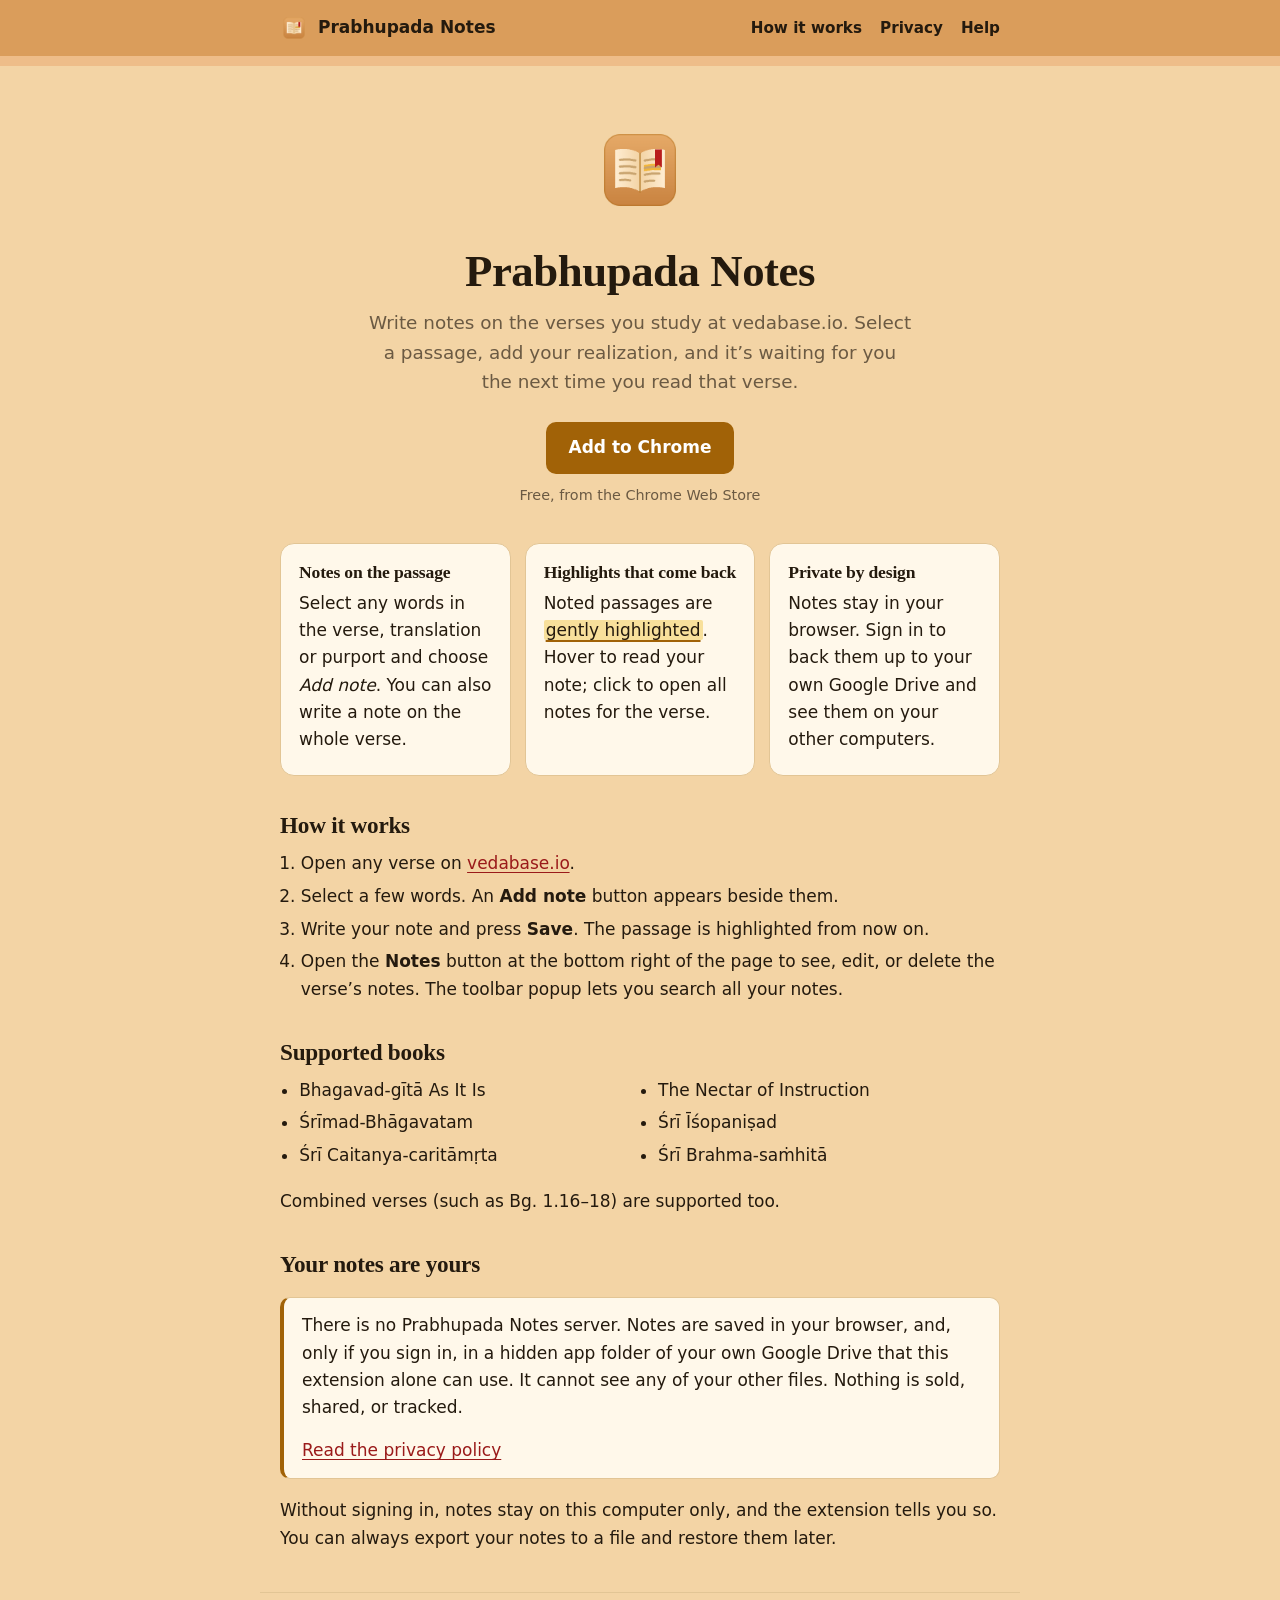
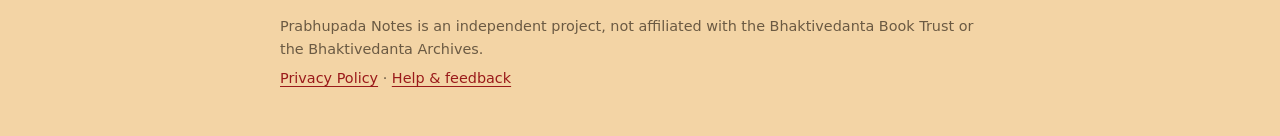
<file: index.html>
<!doctype html>
<html lang="en">
<head>
  <meta charset="utf-8">
  <meta name="viewport" content="width=device-width, initial-scale=1">
  <title>Prabhupada Notes: notes on the verses you read at vedabase.io</title>
  <meta name="description" content="A free Chrome extension for writing notes on Bhagavad-gītā, Śrīmad-Bhāgavatam and other books at vedabase.io. Your notes stay in your browser and, if you choose, your own Google Drive.">
  <link rel="icon" href="icon-32.png">
  <link rel="stylesheet" href="style.css">
</head>
<body>
  <header class="site-head">
    <div class="wrap">
      <a class="brand" href="./" aria-current="page"><img src="icon-128.png" alt=""> Prabhupada Notes</a>
      <nav><a href="#how">How it works</a><a href="privacy.html">Privacy</a><a href="help.html">Help</a></nav>
    </div>
  </header>
  <div class="band"></div>

  <main class="wrap">
    <section class="hero">
      <img src="icon-128.png" alt="">
      <h1>Prabhupada Notes</h1>
      <p class="lede">Write notes on the verses you study at vedabase.io. Select a passage, add your realization, and it’s waiting for you the next time you read that verse.</p>
      <a class="cta" href="https://chromewebstore.google.com/detail/prabhupada-notes/ogjfhnkcffajjionpepmojhihnfjhdjc">Add to Chrome</a>
      <span class="cta-note">Free, from the Chrome Web Store</span>
    </section>

    <section class="cards" aria-label="Features">
      <div class="card">
        <h3>Notes on the passage</h3>
        <p>Select any words in the verse, translation or purport and choose <em>Add note</em>. You can also write a note on the whole verse.</p>
      </div>
      <div class="card">
        <h3>Highlights that come back</h3>
        <p>Noted passages are <mark>gently highlighted</mark>. Hover to read your note; click to open all notes for the verse.</p>
      </div>
      <div class="card">
        <h3>Private by design</h3>
        <p>Notes stay in your browser. Sign in to back them up to your own Google Drive and see them on your other computers.</p>
      </div>
    </section>

    <h2 id="how">How it works</h2>
    <ol class="steps">
      <li>Open any verse on <a href="https://vedabase.io/en/library/bg/">vedabase.io</a>.</li>
      <li>Select a few words. An <strong>Add note</strong> button appears beside them.</li>
      <li>Write your note and press <strong>Save</strong>. The passage is highlighted from now on.</li>
      <li>Open the <strong>Notes</strong> button at the bottom right of the page to see, edit, or delete the verse’s notes. The toolbar popup lets you search all your notes.</li>
    </ol>

    <h2>Supported books</h2>
    <ul class="books">
      <li>Bhagavad-gītā As It Is</li>
      <li>Śrīmad-Bhāgavatam</li>
      <li>Śrī Caitanya-caritāmṛta</li>
      <li>The Nectar of Instruction</li>
      <li>Śrī Īśopaniṣad</li>
      <li>Śrī Brahma-saṁhitā</li>
    </ul>
    <p>Combined verses (such as Bg. 1.16–18) are supported too.</p>

    <h2>Your notes are yours</h2>
    <div class="callout">
      <p>There is no Prabhupada Notes server. Notes are saved in your browser, and, only if you sign in, in a hidden app folder of your own Google Drive that this extension alone can use. It cannot see any of your other files. Nothing is sold, shared, or tracked.</p>
      <p><a href="privacy.html">Read the privacy policy</a></p>
    </div>
    <p>Without signing in, notes stay on this computer only, and the extension tells you so. You can always export your notes to a file and restore them later.</p>
  </main>

  <footer class="wrap site-foot">
    <p>Prabhupada Notes is an independent project, not affiliated with the Bhaktivedanta Book Trust or the Bhaktivedanta Archives.</p>
    <p><a href="privacy.html">Privacy Policy</a> · <a href="help.html">Help &amp; feedback</a></p>
  </footer>
</body>
</html>
</file>
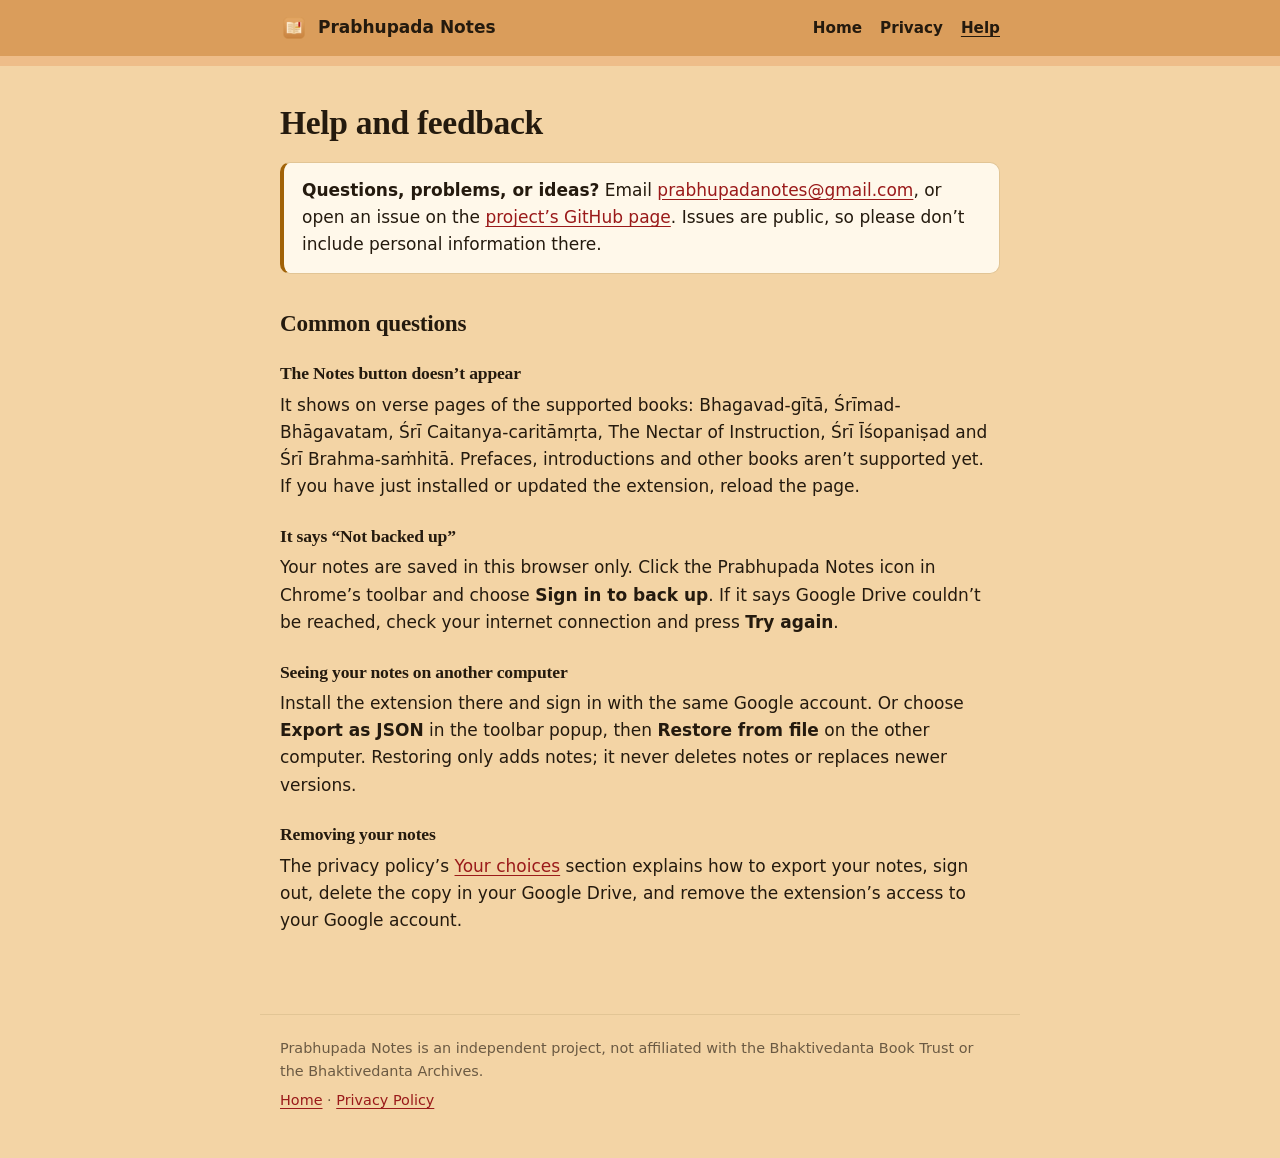
<file: help.html>
<!doctype html>
<html lang="en">
<head>
  <meta charset="utf-8">
  <meta name="viewport" content="width=device-width, initial-scale=1">
  <title>Help · Prabhupada Notes</title>
  <meta name="description" content="Help with Prabhupada Notes, answers to common questions, and how to get in touch.">
  <link rel="icon" href="icon-32.png">
  <link rel="stylesheet" href="style.css">
</head>
<body>
  <header class="site-head">
    <div class="wrap">
      <a class="brand" href="./"><img src="icon-128.png" alt=""> Prabhupada Notes</a>
      <nav><a href="./">Home</a><a href="privacy.html">Privacy</a><a href="help.html" aria-current="page">Help</a></nav>
    </div>
  </header>
  <div class="band"></div>

  <main class="wrap doc">
    <h1>Help and feedback</h1>

    <div class="callout">
      <p><strong>Questions, problems, or ideas?</strong> Email <a href="mailto:prabhupadanotes@gmail.com">prabhupadanotes@gmail.com</a>, or open an issue on the <a href="https://github.com/dev-notes-1896/prabhupada-notes/issues">project’s GitHub page</a>. Issues are public, so please don’t include personal information there.</p>
    </div>

    <h2>Common questions</h2>

    <h3>The Notes button doesn’t appear</h3>
    <p>It shows on verse pages of the supported books: Bhagavad-gītā, Śrīmad-Bhāgavatam, Śrī Caitanya-caritāmṛta, The Nectar of Instruction, Śrī Īśopaniṣad and Śrī Brahma-saṁhitā. Prefaces, introductions and other books aren’t supported yet. If you have just installed or updated the extension, reload the page.</p>

    <h3>It says “Not backed up”</h3>
    <p>Your notes are saved in this browser only. Click the Prabhupada Notes icon in Chrome’s toolbar and choose <strong>Sign in to back up</strong>. If it says Google Drive couldn’t be reached, check your internet connection and press <strong>Try again</strong>.</p>

    <h3>Seeing your notes on another computer</h3>
    <p>Install the extension there and sign in with the same Google account. Or choose <strong>Export as JSON</strong> in the toolbar popup, then <strong>Restore from file</strong> on the other computer. Restoring only adds notes; it never deletes notes or replaces newer versions.</p>

    <h3>Removing your notes</h3>
    <p>The privacy policy’s <a href="privacy.html#choices">Your choices</a> section explains how to export your notes, sign out, delete the copy in your Google Drive, and remove the extension’s access to your Google account.</p>
  </main>

  <footer class="wrap site-foot">
    <p>Prabhupada Notes is an independent project, not affiliated with the Bhaktivedanta Book Trust or the Bhaktivedanta Archives.</p>
    <p><a href="./">Home</a> · <a href="privacy.html">Privacy Policy</a></p>
  </footer>
</body>
</html>
</file>
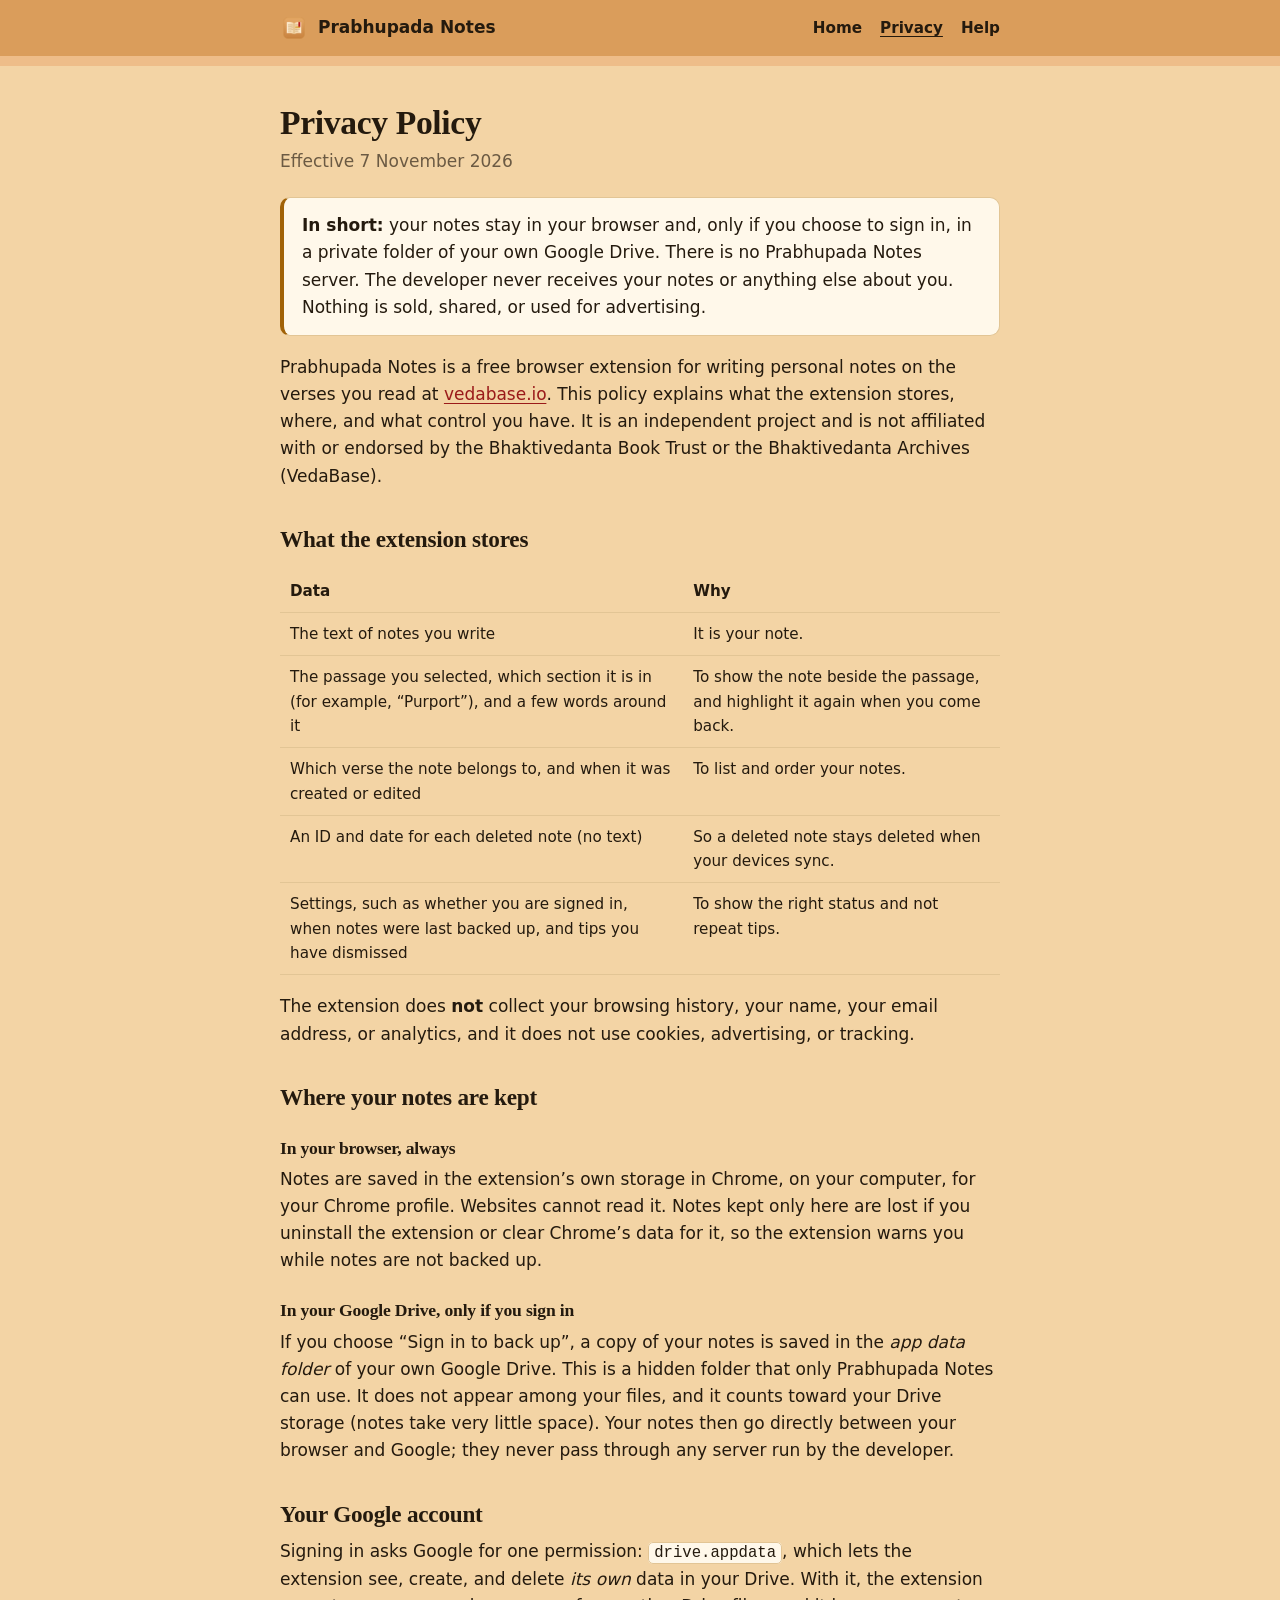
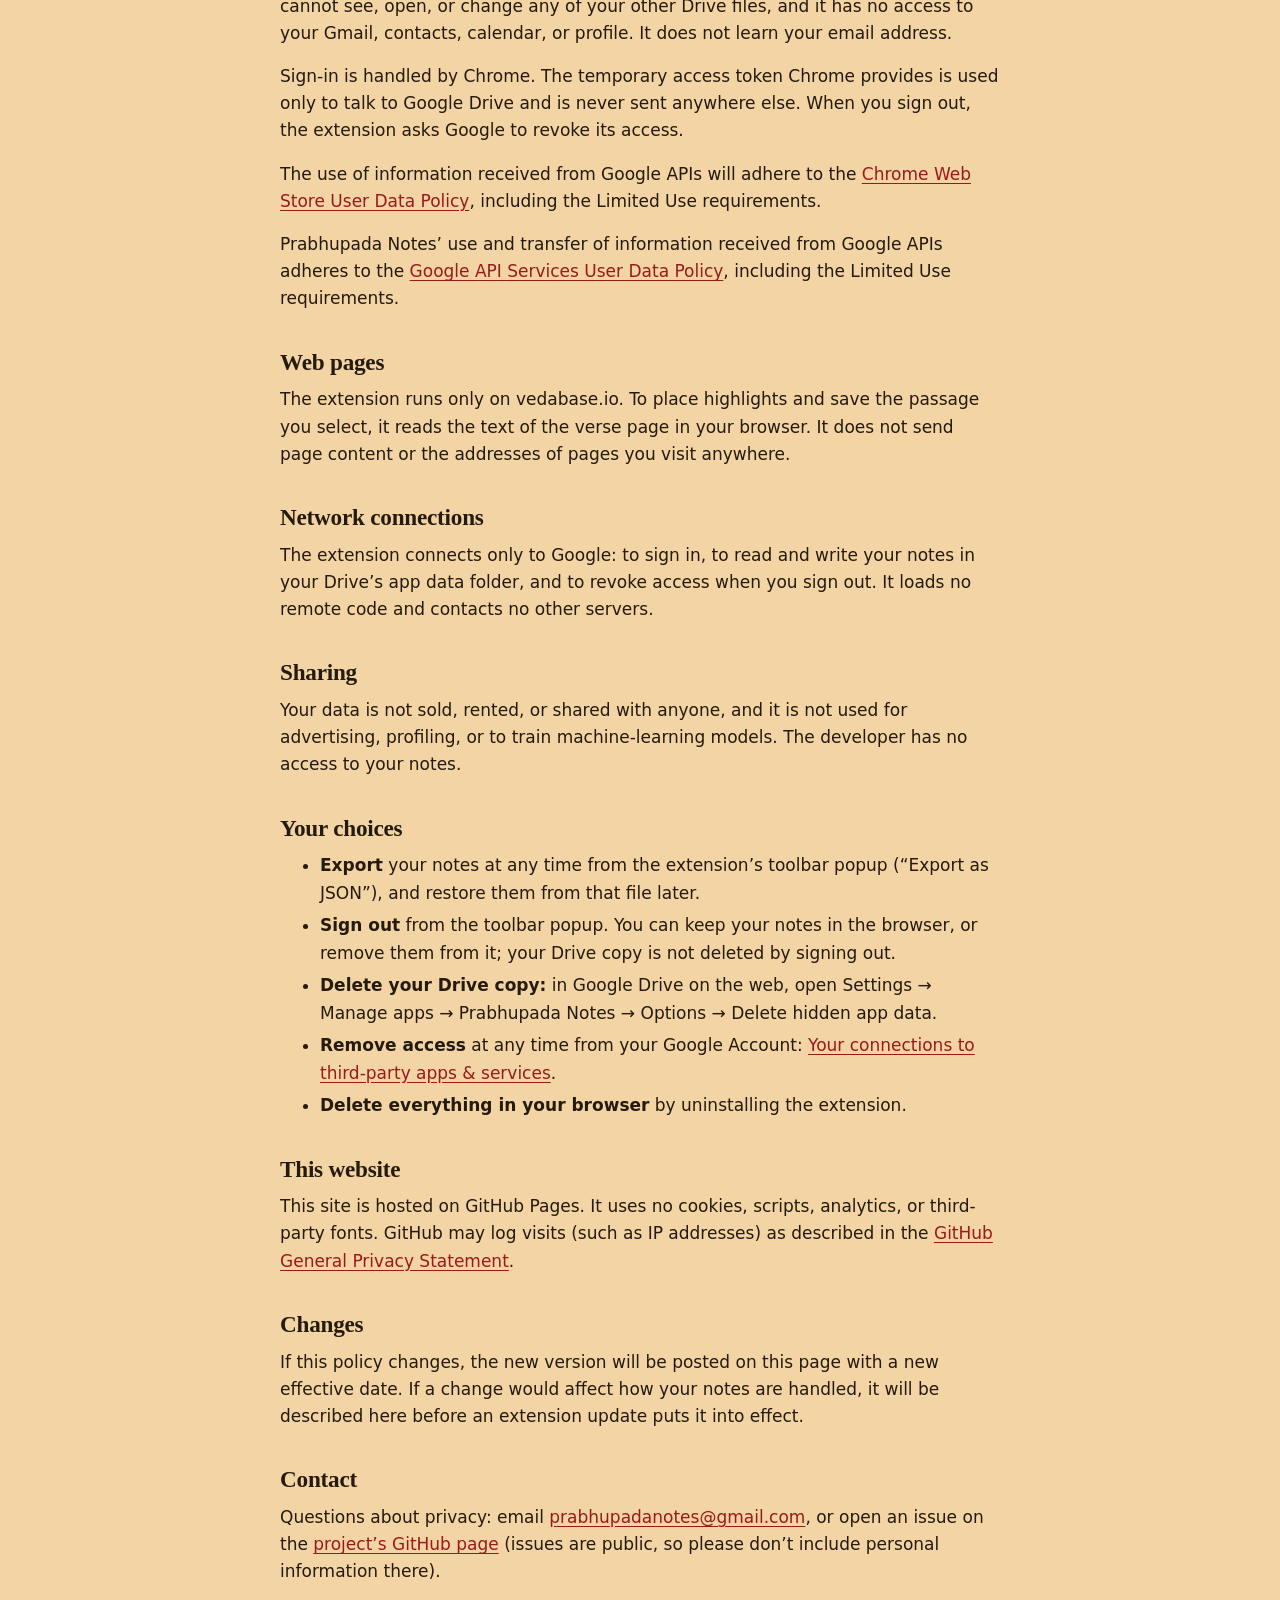
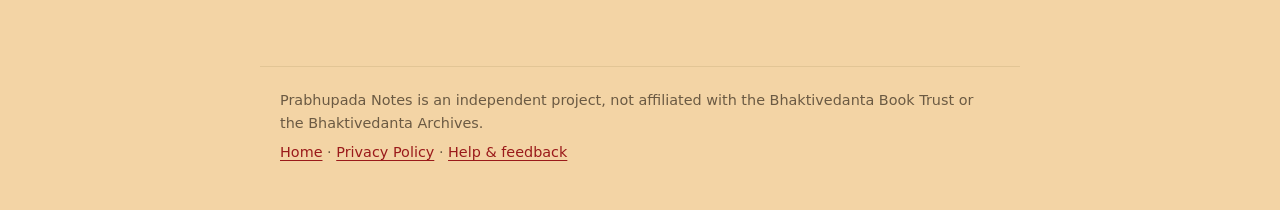
<file: privacy.html>
<!doctype html>
<html lang="en">
<head>
  <meta charset="utf-8">
  <meta name="viewport" content="width=device-width, initial-scale=1">
  <title>Privacy Policy · Prabhupada Notes</title>
  <meta name="description" content="How Prabhupada Notes handles your data: notes stay in your browser and, if you sign in, a private folder in your own Google Drive.">
  <link rel="icon" href="icon-32.png">
  <link rel="stylesheet" href="style.css">
</head>
<body>
  <header class="site-head">
    <div class="wrap">
      <a class="brand" href="./"><img src="icon-128.png" alt=""> Prabhupada Notes</a>
      <nav><a href="./">Home</a><a href="privacy.html" aria-current="page">Privacy</a><a href="help.html">Help</a></nav>
    </div>
  </header>
  <div class="band"></div>

  <main class="wrap doc">
    <h1>Privacy Policy</h1>
    <p class="updated">Effective 7 November 2026</p>

    <div class="callout">
      <p><strong>In short:</strong> your notes stay in your browser and, only if you choose to sign in, in a private folder of your own Google Drive. There is no Prabhupada Notes server. The developer never receives your notes or anything else about you. Nothing is sold, shared, or used for advertising.</p>
    </div>

    <p>Prabhupada Notes is a free browser extension for writing personal notes on the verses you read at <a href="https://vedabase.io">vedabase.io</a>. This policy explains what the extension stores, where, and what control you have. It is an independent project and is not affiliated with or endorsed by the Bhaktivedanta Book Trust or the Bhaktivedanta Archives (VedaBase).</p>

    <h2>What the extension stores</h2>
    <div class="table-scroll">
      <table>
        <tr><th>Data</th><th>Why</th></tr>
        <tr><td>The text of notes you write</td><td>It is your note.</td></tr>
        <tr><td>The passage you selected, which section it is in (for example, “Purport”), and a few words around it</td><td>To show the note beside the passage, and highlight it again when you come back.</td></tr>
        <tr><td>Which verse the note belongs to, and when it was created or edited</td><td>To list and order your notes.</td></tr>
        <tr><td>An ID and date for each deleted note (no text)</td><td>So a deleted note stays deleted when your devices sync.</td></tr>
        <tr><td>Settings, such as whether you are signed in, when notes were last backed up, and tips you have dismissed</td><td>To show the right status and not repeat tips.</td></tr>
      </table>
    </div>
    <p>The extension does <strong>not</strong> collect your browsing history, your name, your email address, or analytics, and it does not use cookies, advertising, or tracking.</p>

    <h2>Where your notes are kept</h2>
    <h3>In your browser, always</h3>
    <p>Notes are saved in the extension’s own storage in Chrome, on your computer, for your Chrome profile. Websites cannot read it. Notes kept only here are lost if you uninstall the extension or clear Chrome’s data for it, so the extension warns you while notes are not backed up.</p>
    <h3>In your Google Drive, only if you sign in</h3>
    <p>If you choose “Sign in to back up”, a copy of your notes is saved in the <em>app data folder</em> of your own Google Drive. This is a hidden folder that only Prabhupada Notes can use. It does not appear among your files, and it counts toward your Drive storage (notes take very little space). Your notes then go directly between your browser and Google; they never pass through any server run by the developer.</p>

    <h2>Your Google account</h2>
    <p>Signing in asks Google for one permission: <code>drive.appdata</code>, which lets the extension see, create, and delete <em>its own</em> data in your Drive. With it, the extension cannot see, open, or change any of your other Drive files, and it has no access to your Gmail, contacts, calendar, or profile. It does not learn your email address.</p>
    <p>Sign-in is handled by Chrome. The temporary access token Chrome provides is used only to talk to Google Drive and is never sent anywhere else. When you sign out, the extension asks Google to revoke its access.</p>
    <p>The use of information received from Google APIs will adhere to the <a href="https://developer.chrome.com/docs/webstore/program-policies/policies">Chrome Web Store User Data Policy</a>, including the Limited Use requirements.</p>
    <p>Prabhupada Notes’ use and transfer of information received from Google APIs adheres to the <a href="https://developers.google.com/terms/api-services-user-data-policy">Google API Services User Data Policy</a>, including the Limited Use requirements.</p>

    <h2>Web pages</h2>
    <p>The extension runs only on vedabase.io. To place highlights and save the passage you select, it reads the text of the verse page in your browser. It does not send page content or the addresses of pages you visit anywhere.</p>

    <h2>Network connections</h2>
    <p>The extension connects only to Google: to sign in, to read and write your notes in your Drive’s app data folder, and to revoke access when you sign out. It loads no remote code and contacts no other servers.</p>

    <h2>Sharing</h2>
    <p>Your data is not sold, rented, or shared with anyone, and it is not used for advertising, profiling, or to train machine-learning models. The developer has no access to your notes.</p>

    <h2 id="choices">Your choices</h2>
    <ul>
      <li><strong>Export</strong> your notes at any time from the extension’s toolbar popup (“Export as JSON”), and restore them from that file later.</li>
      <li><strong>Sign out</strong> from the toolbar popup. You can keep your notes in the browser, or remove them from it; your Drive copy is not deleted by signing out.</li>
      <li><strong>Delete your Drive copy:</strong> in Google Drive on the web, open Settings → Manage apps → Prabhupada Notes → Options → Delete hidden app data.</li>
      <li><strong>Remove access</strong> at any time from your Google Account: <a href="https://myaccount.google.com/connections">Your connections to third-party apps &amp; services</a>.</li>
      <li><strong>Delete everything in your browser</strong> by uninstalling the extension.</li>
    </ul>

    <h2>This website</h2>
    <p>This site is hosted on GitHub Pages. It uses no cookies, scripts, analytics, or third-party fonts. GitHub may log visits (such as IP addresses) as described in the <a href="https://docs.github.com/en/site-policy/privacy-policies/github-general-privacy-statement">GitHub General Privacy Statement</a>.</p>

    <h2>Changes</h2>
    <p>If this policy changes, the new version will be posted on this page with a new effective date. If a change would affect how your notes are handled, it will be described here before an extension update puts it into effect.</p>

    <h2>Contact</h2>
    <p>Questions about privacy: email <a href="mailto:prabhupadanotes@gmail.com">prabhupadanotes@gmail.com</a>, or open an issue on the <a href="https://github.com/dev-notes-1896/prabhupada-notes/issues">project’s GitHub page</a> (issues are public, so please don’t include personal information there).</p>
  </main>

  <footer class="wrap site-foot">
    <p>Prabhupada Notes is an independent project, not affiliated with the Bhaktivedanta Book Trust or the Bhaktivedanta Archives.</p>
    <p><a href="./">Home</a> · <a href="privacy.html">Privacy Policy</a> · <a href="help.html">Help &amp; feedback</a></p>
  </footer>
</body>
</html>
</file>
<file: style.css>
/* Prabhupada Notes site. vedabase palette; no external fonts, scripts, or trackers. */

:root {
  --page: #f3d4a5;        /* vedabase body */
  --band: #eebd89;        /* vedabase header bottom */
  --head: #da9d5b;        /* vedabase header top */
  --card: #fff8ea;
  --ink: #241a0e;
  --muted: #6b5a43;
  --rule: #e2c595;
  --accent: #a16207;      /* vedabase dark */
  --accent-ink: #ffffff;
  --link: #9a1a1a;
  --mark: rgba(234, 179, 8, 0.35);
  color-scheme: light;
}

@media (prefers-color-scheme: dark) {
  :root {
    --page: #041b0f;      /* vedabase dark theme */
    --band: #0a2a1b;
    --head: #0c4431;
    --card: #0b2418;
    --ink: #e9e3cf;
    --muted: #a9b38a;
    --rule: #1d3d2c;
    --accent: #9db754;
    --accent-ink: #041b0f;
    --link: #c9c06a;
    --mark: rgba(250, 204, 21, 0.22);
    color-scheme: dark;
  }
}

* { box-sizing: border-box; }
html { -webkit-text-size-adjust: 100%; }
body {
  margin: 0;
  background: var(--page);
  color: var(--ink);
  font: 17px/1.6 ui-sans-serif, system-ui, -apple-system, "Segoe UI", Roboto, "Noto Sans", sans-serif;
  -webkit-font-smoothing: antialiased;
}
a { color: var(--link); text-underline-offset: 3px; }
a:hover { text-decoration-thickness: 2px; }
h1, h2, h3 { font-family: "Noto Serif", Georgia, "Times New Roman", serif; line-height: 1.25; letter-spacing: -0.01em; }
h2 { font-size: 1.45rem; margin: 2.2rem 0 0.6rem; }
h3 { font-size: 1.1rem; margin: 1.6rem 0 0.4rem; }
p, ul, ol { margin: 0 0 1rem; }
li + li { margin-top: 0.35rem; }
mark { background: var(--mark); color: inherit; padding: 0 2px; border-radius: 2px; text-decoration: underline 2px var(--accent); text-underline-offset: 4px; }
code { font: 0.92em ui-monospace, SFMono-Regular, Menlo, monospace; background: var(--card); border: 1px solid var(--rule); border-radius: 5px; padding: 1px 5px; }

.wrap { max-width: 760px; margin: 0 auto; padding-inline: 20px; }

/* header */
.site-head { background: var(--head); }
.site-head .wrap { display: flex; align-items: center; justify-content: space-between; gap: 16px; padding-block: 14px; }
.brand { display: flex; align-items: center; gap: 10px; font-weight: 700; color: var(--ink); text-decoration: none; }
.brand img { width: 28px; height: 28px; }
.site-head nav { display: flex; gap: 18px; font-size: 0.95rem; }
.site-head nav a { color: var(--ink); text-decoration: none; font-weight: 600; }
.site-head nav a:hover, .site-head nav a[aria-current="page"] { text-decoration: underline; }
/* Keep labels whole; on phones the menu moves under the name instead of squeezing it. */
.brand, .site-head nav a { white-space: nowrap; }
@media (max-width: 480px) {
  .site-head .wrap { flex-wrap: wrap; row-gap: 8px; }
  .site-head nav { gap: 16px; }
}
.band { background: var(--band); height: 10px; }

/* hero */
.hero { text-align: center; padding-block: 56px 28px; }
.hero img { width: 96px; height: 96px; }
.hero h1 { font-size: clamp(2rem, 6vw, 2.8rem); margin: 18px 0 8px; }
.hero .lede { font-size: 1.15rem; color: var(--muted); max-width: 34rem; margin: 0 auto 26px; }
.cta { display: inline-flex; align-items: center; gap: 8px; padding: 12px 22px; border-radius: 10px; background: var(--accent); color: var(--accent-ink); font-weight: 700; text-decoration: none; }
.cta-note { display: block; margin-top: 10px; font-size: 0.9rem; color: var(--muted); }

/* sections */
.cards { display: grid; grid-template-columns: repeat(auto-fit, minmax(210px, 1fr)); gap: 14px; margin: 8px 0 12px; }
.card { background: var(--card); border: 1px solid var(--rule); border-radius: 14px; padding: 18px 18px 6px; }
.card h3 { margin-top: 0; }
.steps { padding-left: 1.3rem; }
.books { columns: 2 220px; padding-left: 1.2rem; }
.callout { background: var(--card); border: 1px solid var(--rule); border-left: 4px solid var(--accent); border-radius: 10px; padding: 14px 18px; margin: 18px 0; }
.callout p:last-child { margin-bottom: 0; }

/* policy */
.doc { padding-block: 36px 24px; }
.doc h1 { font-size: 2.1rem; margin: 0 0 4px; }
.doc .updated { color: var(--muted); margin-bottom: 22px; }
.doc table { width: 100%; border-collapse: collapse; margin: 6px 0 18px; font-size: 0.95rem; }
.doc th, .doc td { text-align: left; vertical-align: top; padding: 9px 10px; border-bottom: 1px solid var(--rule); }
.doc th { font-weight: 700; }
.table-scroll { overflow-x: auto; }

/* footer */
.site-foot { border-top: 1px solid var(--rule); margin-top: 40px; padding-block: 22px 40px; font-size: 0.9rem; color: var(--muted); }
.site-foot p { margin: 0 0 6px; }
</file>
